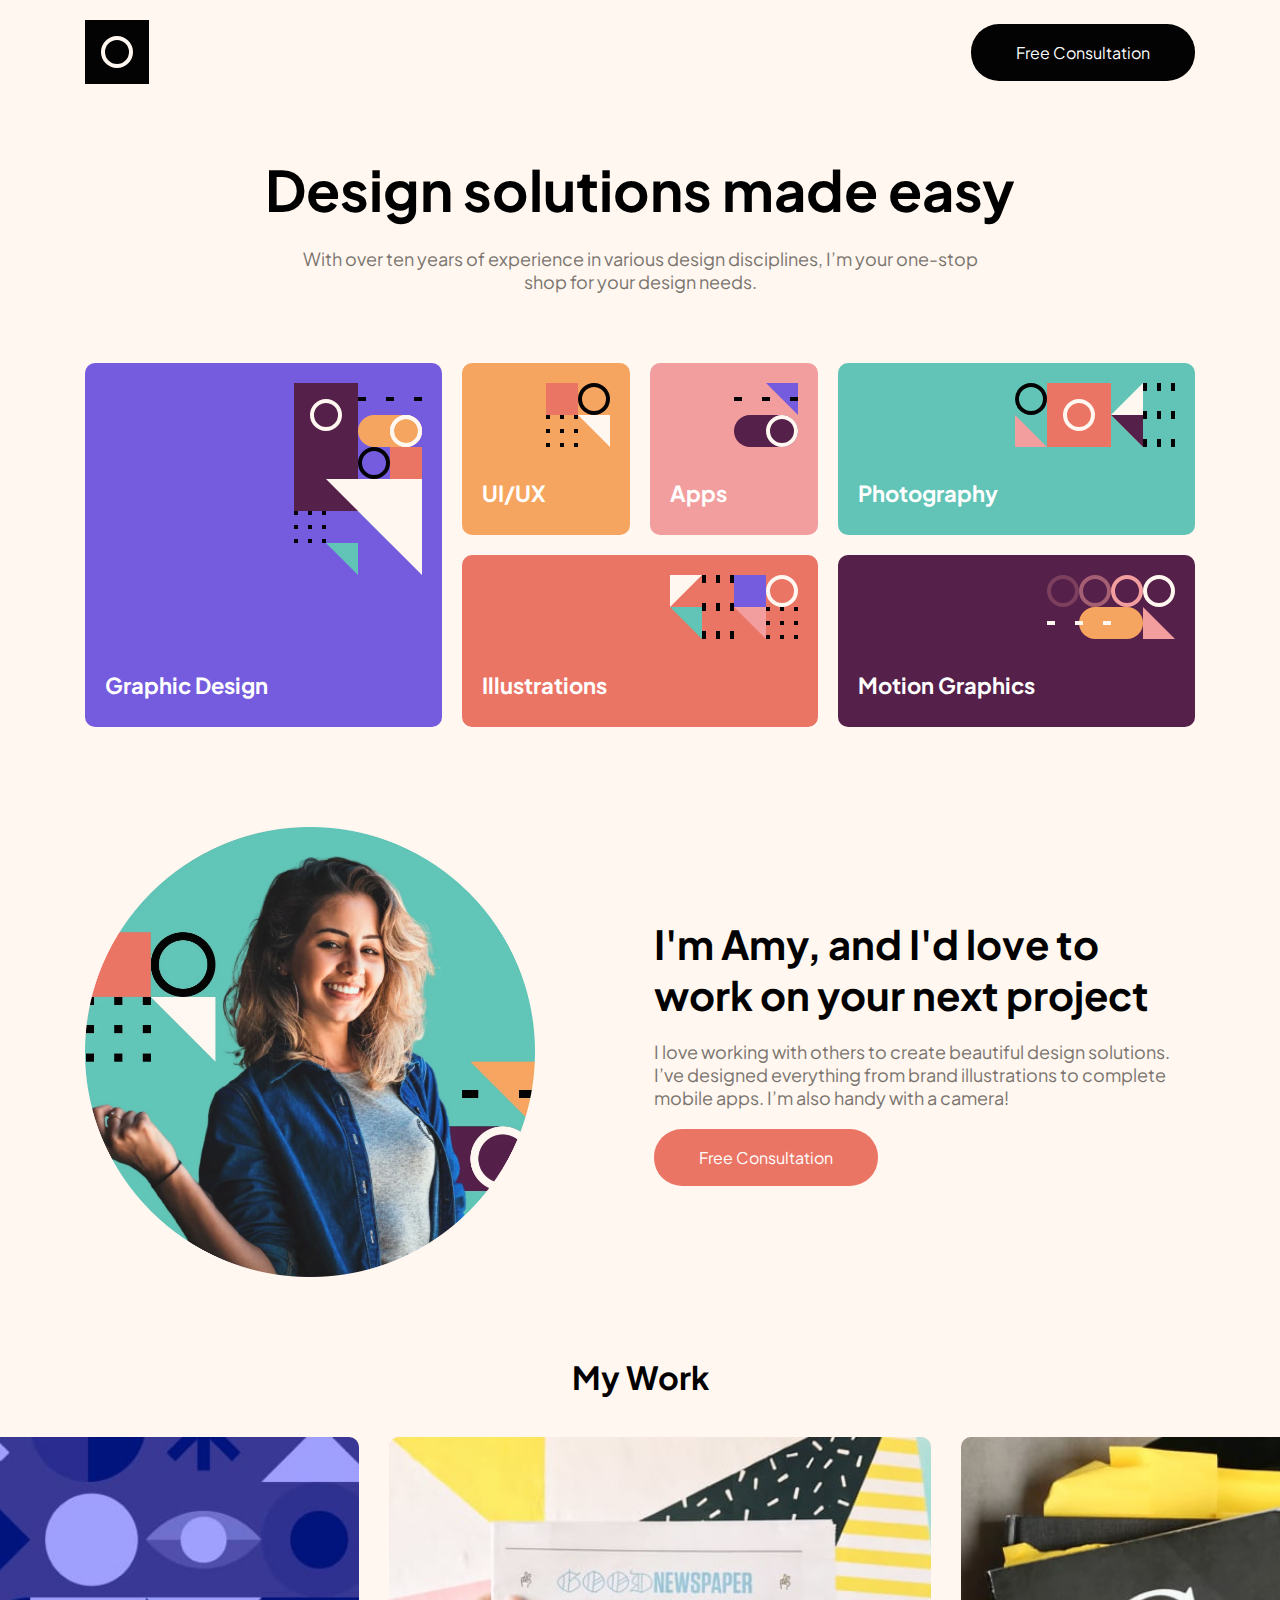
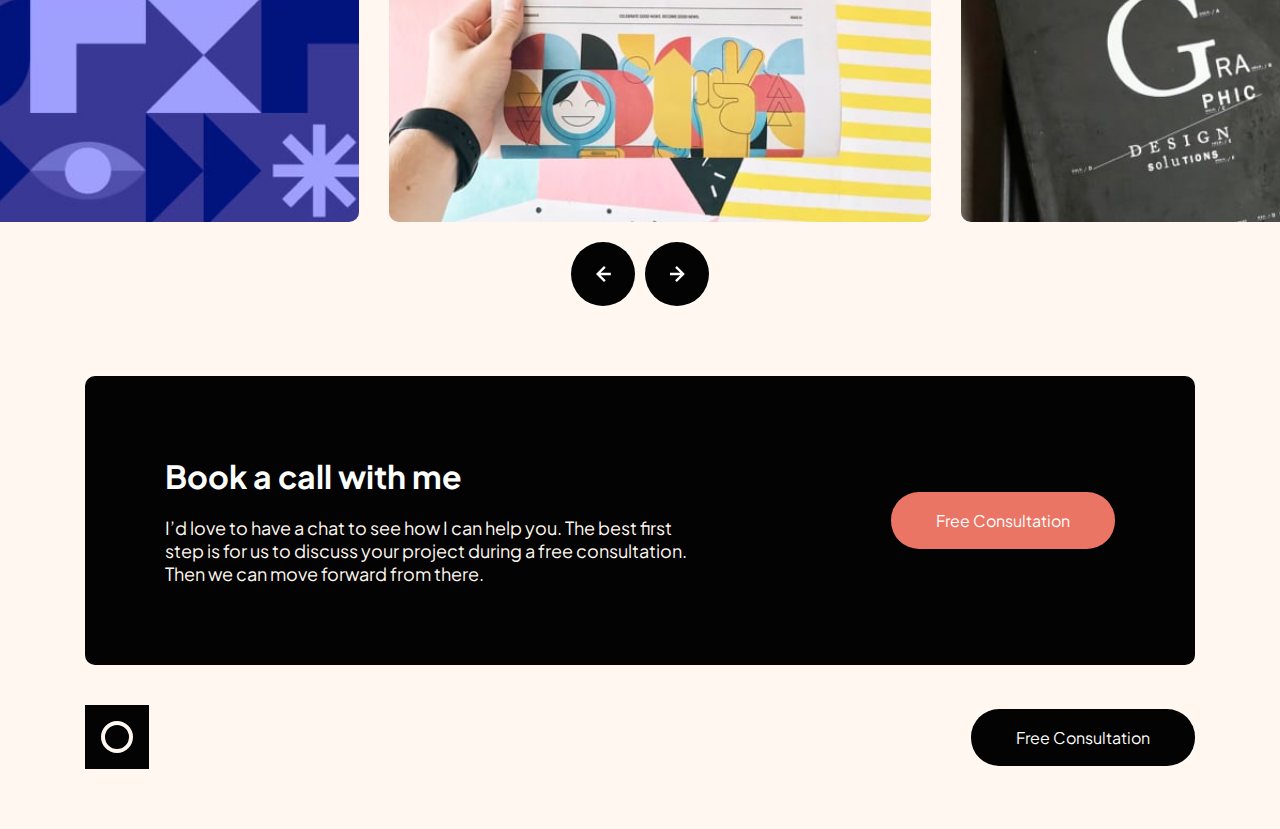
<file: single-page-design-portfolio/starter-code/index.html>
<!DOCTYPE html>
<html lang="en">
    <head>
        <meta charset="UTF-8" />
        <meta name="viewport" content="width=device-width, user-scalable=yes" />

        <link
            rel="icon"
            type="image/png"
            sizes="32x32"
            href="./assets/favicon-32x32.png"
        />
        <link rel="stylesheet" href="style.css" />
        <script src="./index.js" defer></script>
        <title>
            Frontend Mentor | Single-page design portfolio By Taejin Kim
        </title>
    </head>
    <body>
        <header class="header">
            <div class="l_wrapper">
                <div class="headings">
                    <h1 class="header-title">
                        <a href="#"><img src="./assets/logo.svg" alt="" /></a>
                    </h1>
                    <a href="#" class="btn btn_typeMobile">Free Consultation</a>
                </div>
            </div>
        </header>

        <main class="contents">
            <div class="l_wrapper">
                <section class="section">
                    <div class="primaryText">
                        <h2 class="primaryText-title">
                            Design solutions made easy
                        </h2>
                        <div class="primaryText-contents">
                            <p>
                                With over ten years of experience in various
                                design disciplines, I’m your one-stop shop for
                                your design needs.
                            </p>
                        </div>
                    </div>

                    <ul class="l_row">
                        <li
                            class="l_col l_col_4_12 l_tablet_col_6_12 l_mobile_col_12_12"
                        >
                            <div class="technav_wrap">
                                <a href="#" class="technav type_purple">
                                    <img
                                        src="./assets/pattern-graphic-design.svg"
                                        alt="graphic design"
                                    />
                                    <h3>Graphic Design</h3>
                                </a>
                            </div>
                        </li>
                        <li
                            class="l_col l_col_4_12 l_tablet_col_6_12 l_mobile_col_12_12"
                        >
                            <div class="technav_wrap">
                                <a
                                    href="#"
                                    class="technav type_orange type_width_half"
                                >
                                    <img
                                        src="./assets/pattern-ui-ux.svg"
                                        alt="graphic design"
                                    />
                                    <h3>UI/UX</h3>
                                </a>
                                <a
                                    href="#"
                                    class="technav type_pink type_width_half"
                                >
                                    <img
                                        src="./assets/pattern-apps.svg"
                                        alt="graphic design"
                                    />
                                    <h3>Apps</h3>
                                </a>
                                <a
                                    href="#"
                                    class="technav type_salmon type_width_full"
                                >
                                    <img
                                        src="./assets/pattern-illustrations.svg"
                                        alt="graphic design"
                                    />
                                    <h3>Illustrations</h3>
                                </a>
                            </div>
                        </li>
                        <li
                            class="l_col l_col_4_12 l_tablet_col_12_12 l_mobile_col_12_12"
                        >
                            <div
                                class="technav_wrap type_tablet_height_half type_mobile_height_full"
                            >
                                <a
                                    href="#"
                                    class="technav type_mint type_width_full type_tablet_width_half type_mobile_width_full type_mobile_height_half"
                                >
                                    <img
                                        src="./assets/pattern-photography.svg"
                                        alt="graphic design"
                                    />
                                    <h3>Photography</h3>
                                </a>
                                <a
                                    href="#"
                                    class="technav type_darkpurple type_width_full type_tablet_width_half type_mobile_width_full type_mobile_height_half"
                                >
                                    <img
                                        src="./assets/pattern-motion-graphics.svg"
                                        alt="graphic design"
                                    />
                                    <h3>Motion Graphics</h3>
                                </a>
                            </div>
                        </li>
                    </ul>
                </section>
                <section class="section type_mt--100">
                    <div class="container">
                        <div class="container-cover">
                            <img src="./assets/image-amy.webp" alt="amy" />
                        </div>

                        <div class="container-contents">
                            <div class="intro">
                                <h3>
                                    I'm Amy, and I'd love to work on your next
                                    project
                                </h3>
                                <p>
                                    I love working with others to create
                                    beautiful design solutions. I’ve designed
                                    everything from brand illustrations to
                                    complete mobile apps. I’m also handy with a
                                    camera!
                                </p>
                                <a href="#" class="btn type_salmon"
                                    >Free Consultation</a
                                >
                            </div>
                        </div>
                    </div>
                </section>
                <!-- type_slide -> 임시 클래스명 -->
                <section class="section type_mt--80">
                    <h3 class="section-title">My Work</h3>
                    <ul class="slide">
                        <li class="slide-item">
                            <img src="./assets/image-slide-1.jpg" alt="" />
                        </li>
                        <li class="slide-item">
                            <img src="./assets/image-slide-2.jpg" alt="" />
                        </li>
                        <li class="slide-item">
                            <img src="./assets/image-slide-3.jpg" alt="" />
                        </li>
                        <li class="slide-item">
                            <img src="./assets/image-slide-4.jpg" alt="" />
                        </li>
                        <li class="slide-item">
                            <img src="./assets/image-slide-5.jpg" alt="" />
                        </li>
                    </ul>
                    <div class="slide-navigation">
                        <a class="navigation__btn type_prev">
                            <img src="./assets/icon-arrow-left.svg" alt="" />
                        </a>
                        <a class="navigation__btn type_next">
                            <img src="./assets/icon-arrow-right.svg" alt="" />
                        </a>
                    </div>
                </section>
            </div>
        </main>

        <footer class="footer">
            <div class="l_wrapper">
                <div class="card">
                    <div class="container type_fdc">
                        <div class="container-contents">
                            <h2 class="card-title">Book a call with me</h2>
                            <p class="card-description">
                                I’d love to have a chat to see how I can help
                                you. The best first step is for us to discuss
                                your project during a free consultation. Then we
                                can move forward from there.
                            </p>
                        </div>
                        <div class="container-sidebar">
                            <a href="#" class="btn type_salmon"
                                >Free Consultation</a
                            >
                        </div>
                    </div>
                </div>
                <div class="headings">
                    <h1 class="header-title">
                        <a href="#"><img src="./assets/logo.svg" alt="" /></a>
                    </h1>
                    <a href="#" class="btn btn_typeMobile">Free Consultation</a>
                </div>
            </div>
        </footer>
    </body>
</html>
</file>
<file: single-page-design-portfolio/starter-code/style.css>
/* google font */
@import url("https://fonts.googleapis.com/css2?family=Plus+Jakarta+Sans:wght@500;700&display=swap");
/* colos */
:root {
    --purple: #755cde;
    --orange: #f6a560;
    --pink: #f39e9e;
    --salmon: #eb7565;
    --mint: #61c4b7;
    --dark-purple: #552049;
    --black: #030303;
    --gray: #7a746e;
    --bg: #fff7f0;
    --white: #fff;
}

/* font */
:root {
    font-family: "Plus Jakarta Sans", sans-serif;
    font-size: 62.5%;
}

/* reset */
* {
    margin: initial;
    padding: initial;
}

a {
    text-decoration: none;
    color: inherit;
}

li {
    list-style-type: none;
}

img {
    max-width: 100%;
    height: auto;
    vertical-align: top;
}

/* layout */
.l_wrapper {
    max-width: 1110px;
    margin: 0 auto;
    padding: 0 40px;
}

.l_row {
    display: flex;
    flex-wrap: wrap;
    margin: 0 -10px;
    row-gap: 20px;
}

.l_col {
    box-sizing: border-box;
    padding: 0 10px;
    /* flex-grow: 1; */
}

.l_col_12_12 {
    width: 100%;
}
.l_col_11_12 {
    width: 91.66666667%;
}
.l_col_10_12 {
    width: 83.33333333%;
}
.l_col_9_12 {
    width: 75%;
}
.l_col_8_12 {
    width: 66.66666667%;
}
.l_col_7_12 {
    width: 58.33333333%;
}
.l_col_6_12 {
    width: 50%;
}
.l_col_5_12 {
    width: 41.66666667%;
}
.l_col_4_12 {
    width: 33.33333333%;
}
.l_col_3_12 {
    width: 25%;
}
.l_col_2_12 {
    width: 16.66666667%;
}
.l_col_1_12 {
    width: 8.33333333%;
}

/* commons */
.btn {
    font-size: 1.6rem;
    background-color: var(--black);
    color: var(--white);
    padding: 18px 45px;
    border-radius: 28px;
}

.btn:hover{
    background-color: var(--purple);
}

.btn.type_salmon {
    background-color: var(--salmon);
}

.btn.type_salmon:hover{
    background-color: var(--orange);
}

.container {
    display: flex;
    align-items: center;
    gap: 119px;
    justify-content: space-between;
}

.container-cover {
    flex-basis: 450px;
    flex-shrink: 0;
    aspect-ratio: 1;
}

.container-sidebar{
    flex-shrink: 0;
}

/* component */
html, body {
    overflow-x:hidden 
} 

body {
    background-color: var(--bg);
}

/* component - header */
.headings {
    display: flex;
    align-items: center;
    justify-content: space-between;
    padding-top: 20px;
}

/* component - main */

.contents {
    padding: 70px 0;
}

.section {}

.section.type_mt--100{
    margin-top: 100px;
}

.section.type_mt--80{
    margin-top: 80px;
}

.primaryText {
    max-width: 900px;
    margin: 0 auto;
    text-align: center;
    margin-bottom: 70px;
}

.primaryText-title {
    font-size: 5.6rem;
    margin-bottom: 23px;
}

.primaryText-contents p {
    font-size: 1.8rem;
    max-width: 700px;
    margin: 0 auto;
    color: var(--gray);
}

.technav_wrap {
    height: 364px;
    display: flex;
    /* flex-direction: column; */
    flex-wrap: wrap;
    gap: 20px;
}

.technav_wrap.type_height_half {
    height: 50%;
}

.technav {
    display: block;
    background-color: var(--black);
    flex-grow: 1;

    border-radius: 10px;
    padding: 20px;
    box-sizing: border-box;
    position: relative;
}

.technav.type_height_half {
    height: 50%;
}

.technav:hover {
    opacity: 0.8;
}


.technav.type_width_full {
    width: 100%;
}

.technav.type_width_half {
    width: 45%;
}

.technav.type_purple {
    background-color: var(--purple);
}

.technav.type_mint {
    background-color: var(--mint);
}

.technav.type_orange {
    background-color: var(--orange);
}

.technav.type_pink {
    background-color: var(--pink);
}

.technav.type_salmon {
    background-color: var(--salmon);
}

.technav.type_darkpurple {
    background-color: var(--dark-purple);
}

.technav h3 {
    font-size: 2.2rem;
    color: var(--white);
    width: 200px;
    position: absolute;
    bottom: 0;
    transform: translateY(-100%);
}

.technav img {
    display: block;
    margin-left: auto;
}

.intro {
    display: flex;
    flex-direction: column;
    align-items: flex-start;
    row-gap: 20px;
}

.intro h3 {
    font-size: 4rem;
}

.intro p {
    color: var(--gray);
    font-size: 1.8rem;
}



/* component-main-slide */

.section-title{
    font-size: 3.2rem;
    text-align: center;
    margin-bottom:40px;
}

.slide{
    width: 2820px;
    display: flex;
    gap: 30px;
    margin-left: -840px;
}

.slide-item{
    border-radius: 10px;
    overflow: hidden;
    flex-basis: 542px;
    height: 385px;
    flex-shrink: 0;
    background-color: pink;
}

.slide-item img{
    width: 100%;
    height: 100%;
    object-fit: cover;
    transition: transform .4s;
}

.slide-item:hover img{
    transform: scale(1.1);    
}

.slide-navigation{
    display: flex;
    justify-content: center;
    gap: 10px;
    margin-top: 20px;
}

.navigation__btn{
    background-color: var(--black);
    width: 64px;
    height: 64px;
    display: flex;
    justify-content: center;
    align-items: center;
    border-radius: 50%;
    cursor: pointer;
}

.navigation__btn:hover{
    background-color: var(--purple);
}

/* component-footer */
.footer{
    margin-bottom:60px;
}

.card{
    background-color: var(--black);
    color: var(--white);
    padding:80px;
    border-radius: 10px;
    margin-bottom: 20px;
}

.card-title{
    font-size: 3.2rem;
    margin-bottom:20px;
}

.card-description{
    font-size: 1.8rem;
    max-width: 540px;
    color: var(--bg);
}


/* media query */
@media (max-width: 923px) {
    .container {
        gap: 50px;
    }
}

@media (max-width: 850px) {
   
    .l_tablet_col_12_12 {
        width: 100%;
    }
    .l_tablet_col_11_12 {
        width: 91.66666667%;
    }
    .l_tablet_col_10_12 {
        width: 83.33333333%;
    }
    .l_tablet_col_9_12 {
        width: 75%;
    }
    .l_tablet_col_8_12 {
        width: 66.66666667%;
    }
    .l_tablet_col_7_12 {
        width: 58.33333333%;
    }
    .l_tablet_col_6_12 {
        width: 50%;
    }
    .l_tablet_col_5_12 {
        width: 41.66666667%;
    }
    .l_tablet_col_4_12 {
        width: 33.33333333%;
    }
    .l_tablet_col_3_12 {
        width: 25%;
    }
    .l_tablet_col_2_12 {
        width: 16.66666667%;
    }
    .l_tablet_col_1_12 {
        width: 8.33333333%;
    }

    .technav.type_tablet_width_full {
        width: 100%;
    }

    .technav.type_tablet_width_half {
        width: 46%;
    }

    .technav_wrap.type_mobile_height_full {
        height: 364px;
    }

    .technav_wrap.type_tablet_height_half {
        /* height: 50%; */
        height: 182px;
    }

    .technav.type_tablet_height_half {
        height: 50%;
    }

    .primaryText-title {
        font-size: 4rem;
    }

    .container-cover {
        margin-left: -100px;
        flex-basis: 400px;
    }

    .container {
        gap: 60px;
    }

    .container.type_fdc{
        flex-direction: column;
    }

    .intro h3 {
        font-size: 3.2rem;
    }
}

@media (max-width: 698px) {
    .l_wrapper {
        padding: 0 20px;
    }


    .l_mobile_col_12_12 {
        width: 100%;
    }
    .l_mobile_col_11_12 {
        width: 91.66666667%;
    }
    .l_mobile_col_10_12 {
        width: 83.33333333%;
    }
    .l_mobile_col_9_12 {
        width: 75%;
    }
    .l_mobile_col_8_12 {
        width: 66.66666667%;
    }
    .l_mobile_col_7_12 {
        width: 58.33333333%;
    }
    .l_mobile_col_6_12 {
        width: 50%;
    }
    .l_mobile_col_5_12 {
        width: 41.66666667%;
    }
    .l_mobile_col_4_12 {
        width: 33.33333333%;
    }
    .l_mobile_col_3_12 {
        width: 25%;
    }
    .l_mobile_col_2_12 {
        width: 16.66666667%;
    }
    .l_mobile_col_1_12 {
        width: 8.33333333%;
    }

    .technav.type_mobile_width_full {
        width: 100%;
    }

    .technav.type_mobile_width_half {
        width: 46%;
    }

    /* tablet 에서 요소에 클래스로 추가되는 type_tablet_height_half때문에 작성 */
    .technav_wrap.type_mobile_height_full {
        height: 364px;
    }

    .technav_wrap.type_mobile_height_half {
        height: 182px;
    }

    .technav.type_mobile_height_half {
        height: 47%;
    }

    .primaryText-title {
        font-size: 4rem;
    }

    .container {
        flex-direction: column;
        /* align-items: center; */
    }

    .container-cover {
        margin: 0;
        /* max-width: 380px; */
        flex-basis: auto;
        width: auto;
    }

    .intro {
        text-align: center;
    }

    .intro .btn {
        margin: 0 auto;
    }

    .slide{
        gap: 10px;
    }

    .slide-item{
        flex-basis: 270px;
        height: 180px;
    }

    .card{
        text-align: center;
        padding: 80px 40px;
    }

    .card-title{
        font-size: 2.6rem;
    }
    
    .card-description{
        font-size: 1.6rem;
    }

    .btn_typeMobile {
        font-size: 1.2rem;
        padding: 15px 28px;
        border-radius: 28px;
    }
    
    .btn.type_salmon {
        background-color: var(--salmon);
    }

}
</file>
